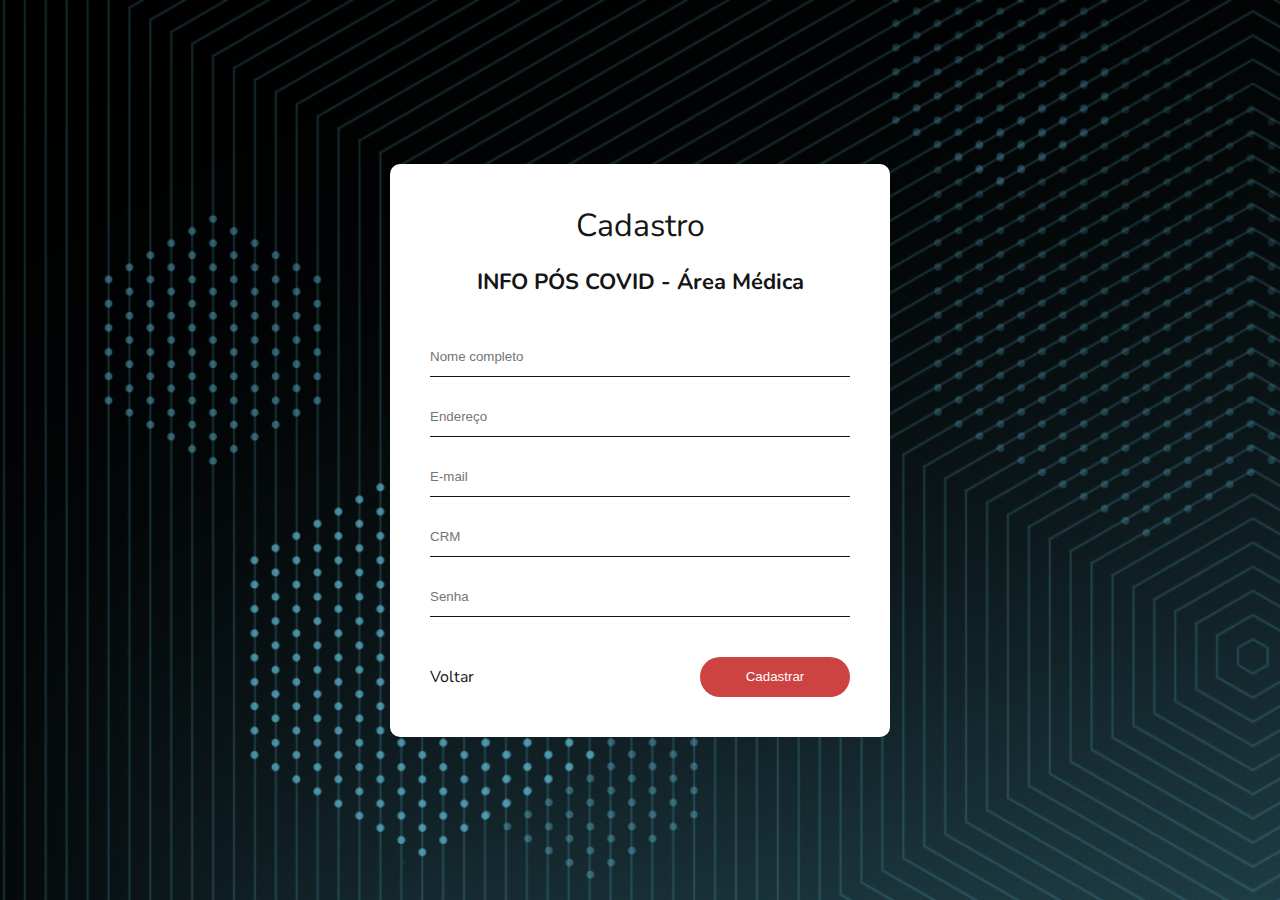
<file: cadastro.html>
<!DOCTYPE html>
<html lang="pt-br">
<head>
    <meta charset="UTF-8">
    <meta http-equiv="X-UA-Compatible" content="IE=edge">
    <meta name="viewport" content="width=device-width, initial-scale=1.0">
    <link rel="preconnect" href="https://fonts.googleapis.com">
    <link rel="preconnect" href="https://fonts.gstatic.com" crossorigin>
    <link href="https://fonts.googleapis.com/css2?family=Nunito:wght@300;400;600;700;800&display=swap" rel="stylesheet">
    <link rel="stylesheet" href="cadastro.css">
    <title>Cadastro</title>
</head>
<body>
    <main style="background-image: url(images/bg-login.png);">
        <form action="cadastro_model.php" method="post">
            <h1>Cadastro</h1>
            <h2>INFO PÓS COVID - Área Médica</h2>
            <div class="inside-form-inputs">
                <input type="text" name="nome" id="nome" placeholder="Nome completo" required>
                <input type="text" name="endereco" id="endereco" placeholder="Endereço" required>
                <input type="email" name="email" id="email" placeholder="E-mail" required>
                <input type="text" name="crm" id="crm" placeholder="CRM" required>
                <input style="margin-bottom: 40px !important;" type="password" name="senha" id="senha" placeholder="Senha" required>
            </div>
            <div class="inside-form-buttons">
                <a href="login.html">Voltar</a>
                <input class="registration-button" type="submit" value="Cadastrar">
            </div>
        </form>
    </main>
</body>
</html>
</file>
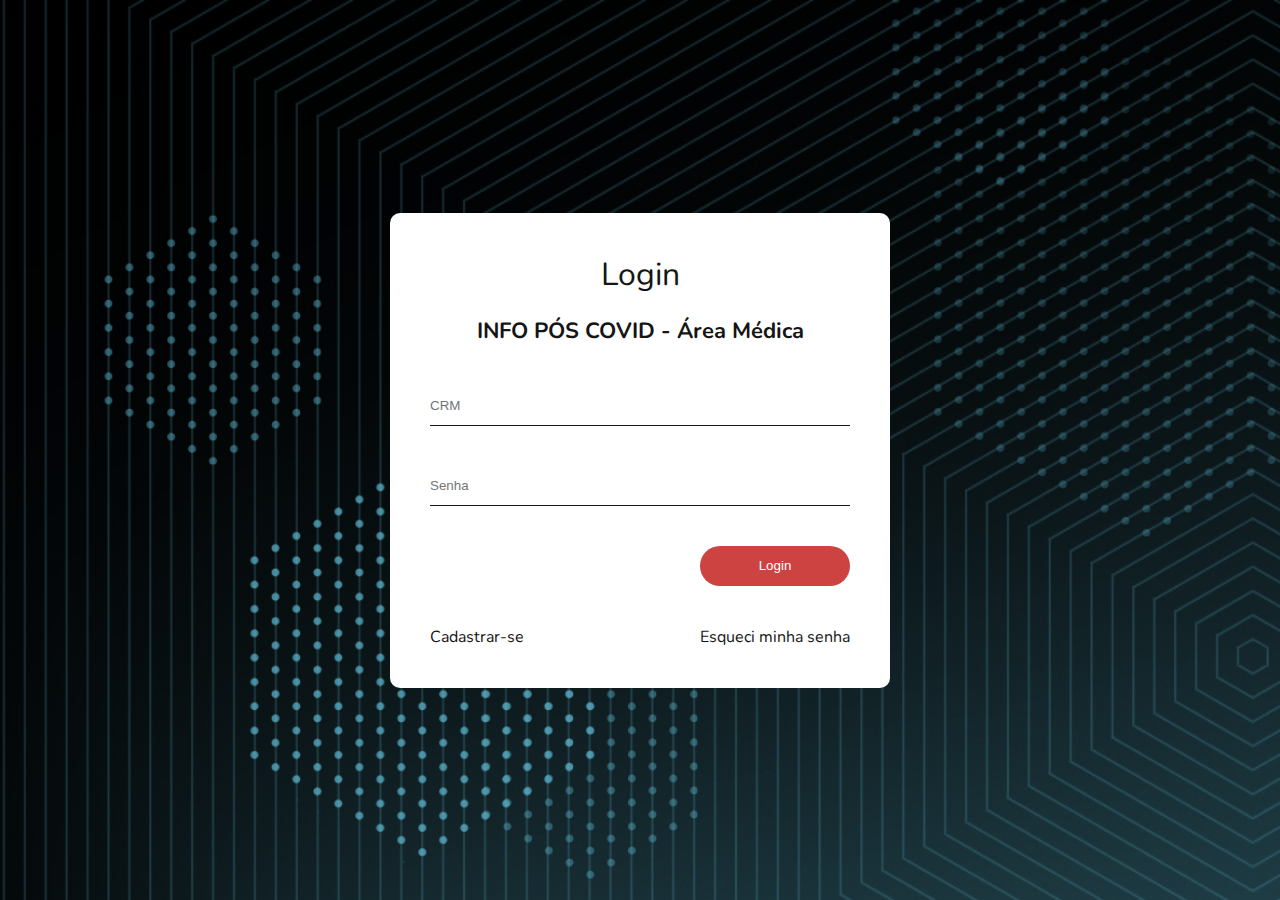
<file: login.html>
<!DOCTYPE html>
<html lang="pt-br">
<head>
    <meta charset="UTF-8">
    <meta http-equiv="X-UA-Compatible" content="IE=edge">
    <meta name="viewport" content="width=device-width, initial-scale=1.0">
    <link rel="preconnect" href="https://fonts.googleapis.com">
    <link rel="preconnect" href="https://fonts.gstatic.com" crossorigin>
    <link href="https://fonts.googleapis.com/css2?family=Nunito:wght@300;400;600;700;800&display=swap" rel="stylesheet">
    <link rel="stylesheet" href="login.css">
    <title>Login</title>
</head>
<body>
    <main>
        <form action="login_model.php" method="post">
            <h1>Login</h1>
            <h2>INFO PÓS COVID - Área Médica</h2>
            <div class="inside-form-crm">
                <input type="text" name="crm" id="crm" placeholder="CRM" required>
            </div>
            <div class="inside-form-password">
                <input type="password" name="senha" id="senha" placeholder="Senha" required>
            </div>
            <div class="inside-form-button">
                <input type="submit" value="Login" name="login-button" id="login-button" class="login-button" >
            </div>
            <div class="inside-form-links">
                <a href="cadastro.html">Cadastrar-se</a>
                <a href="#">Esqueci minha senha</a>
            </div>
        </form>
    </main>
</body>
</html>
</file>
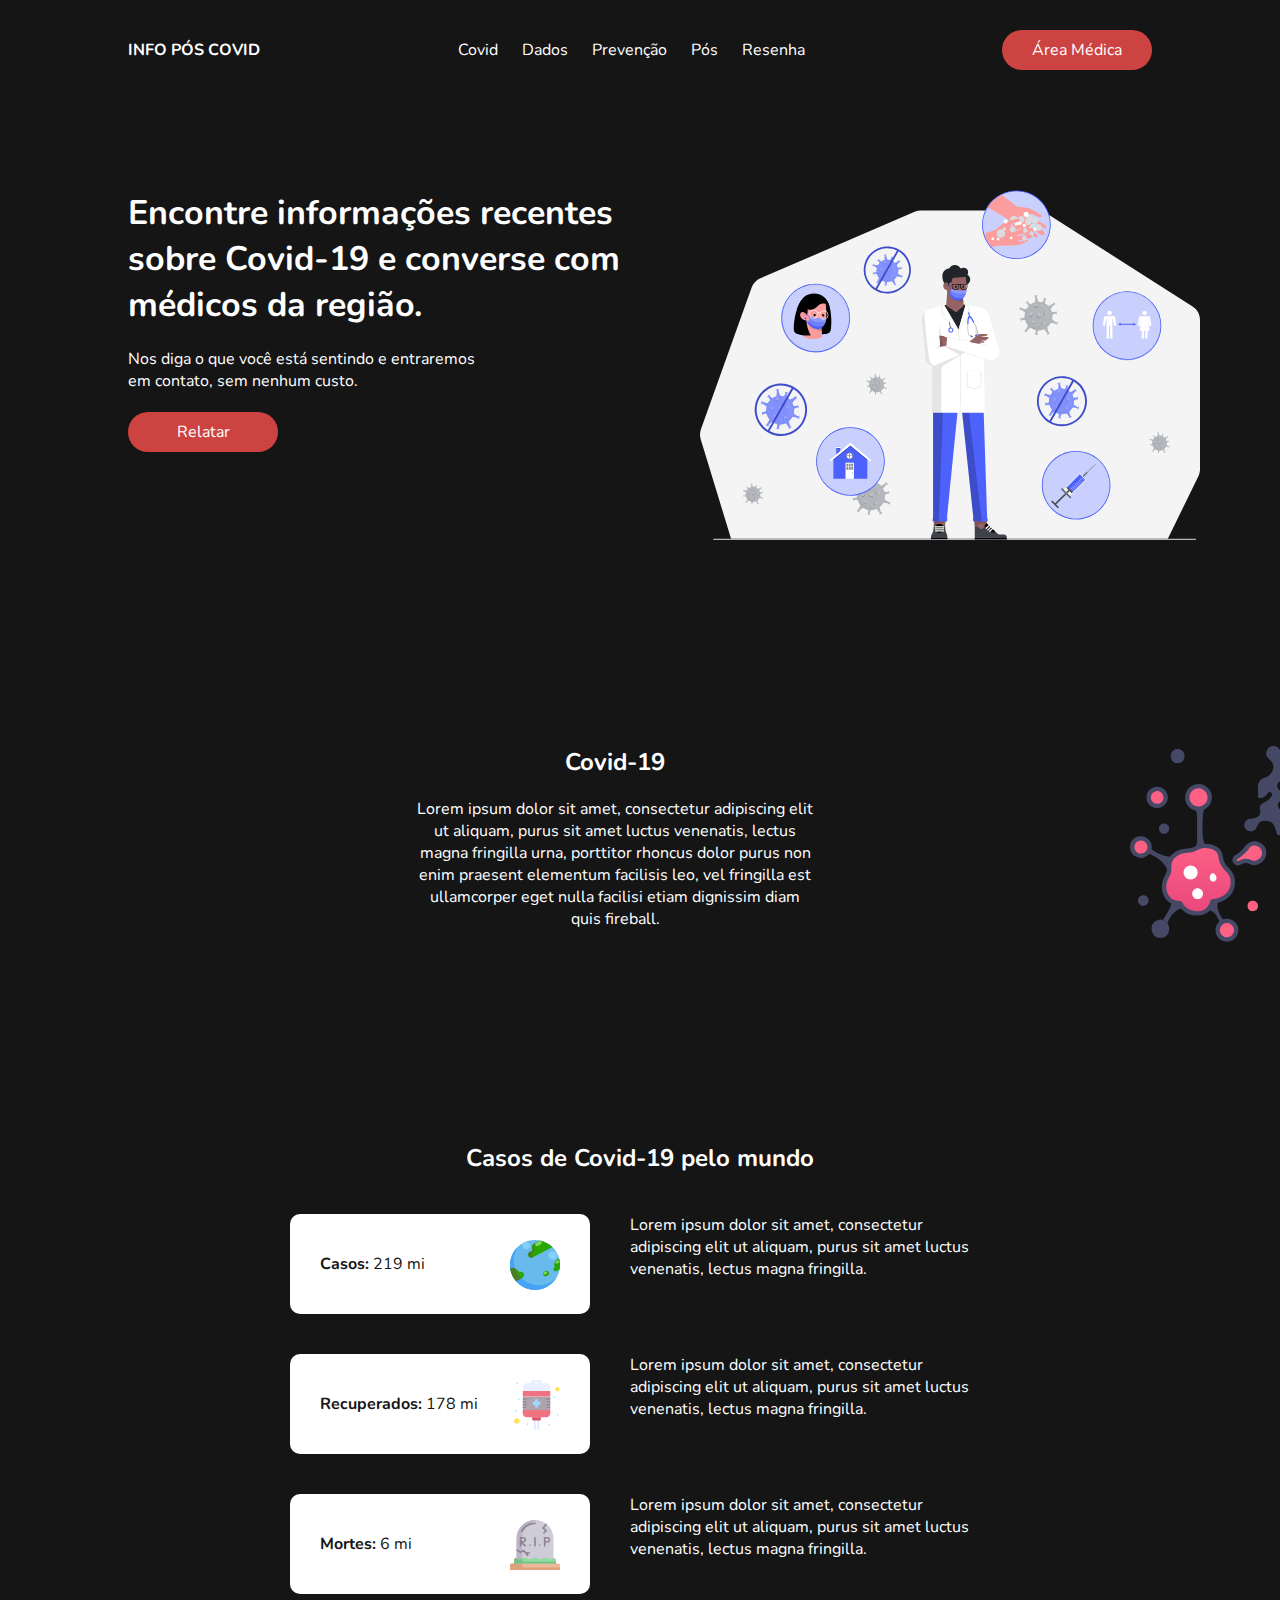
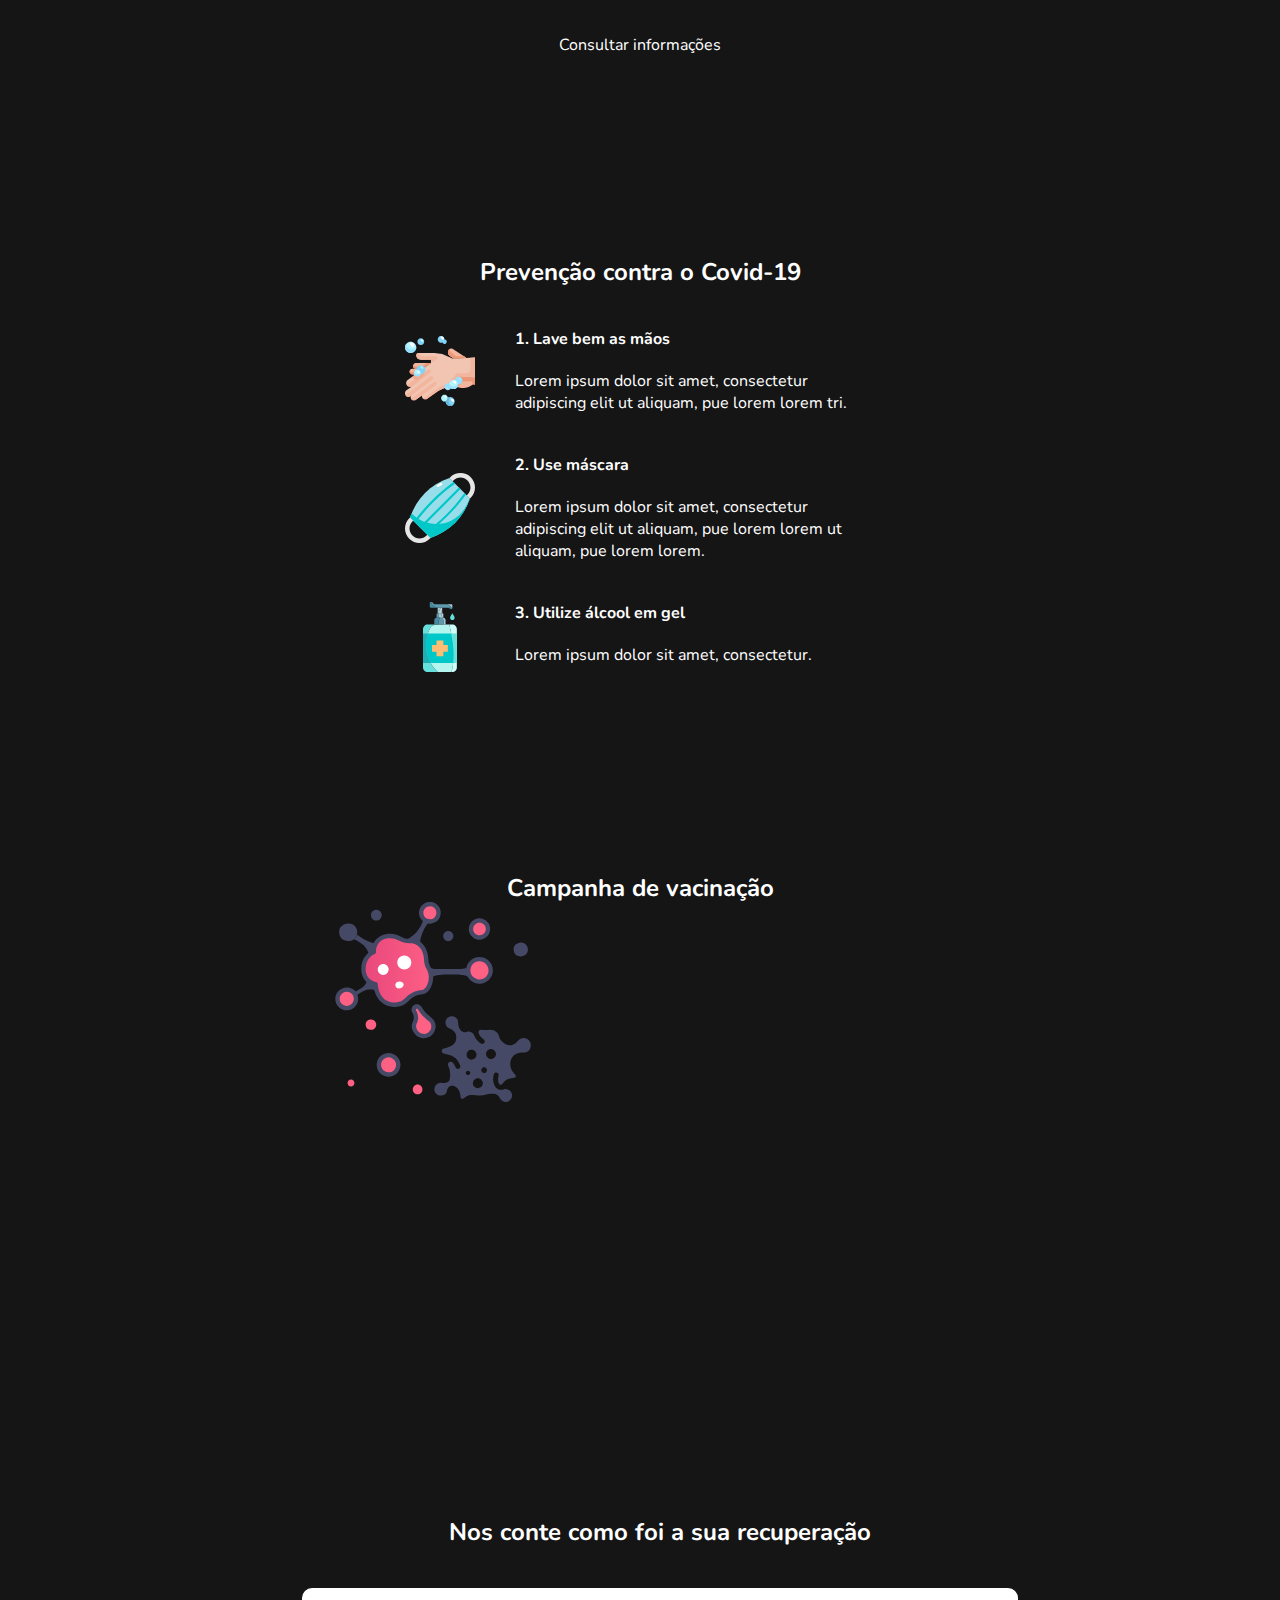
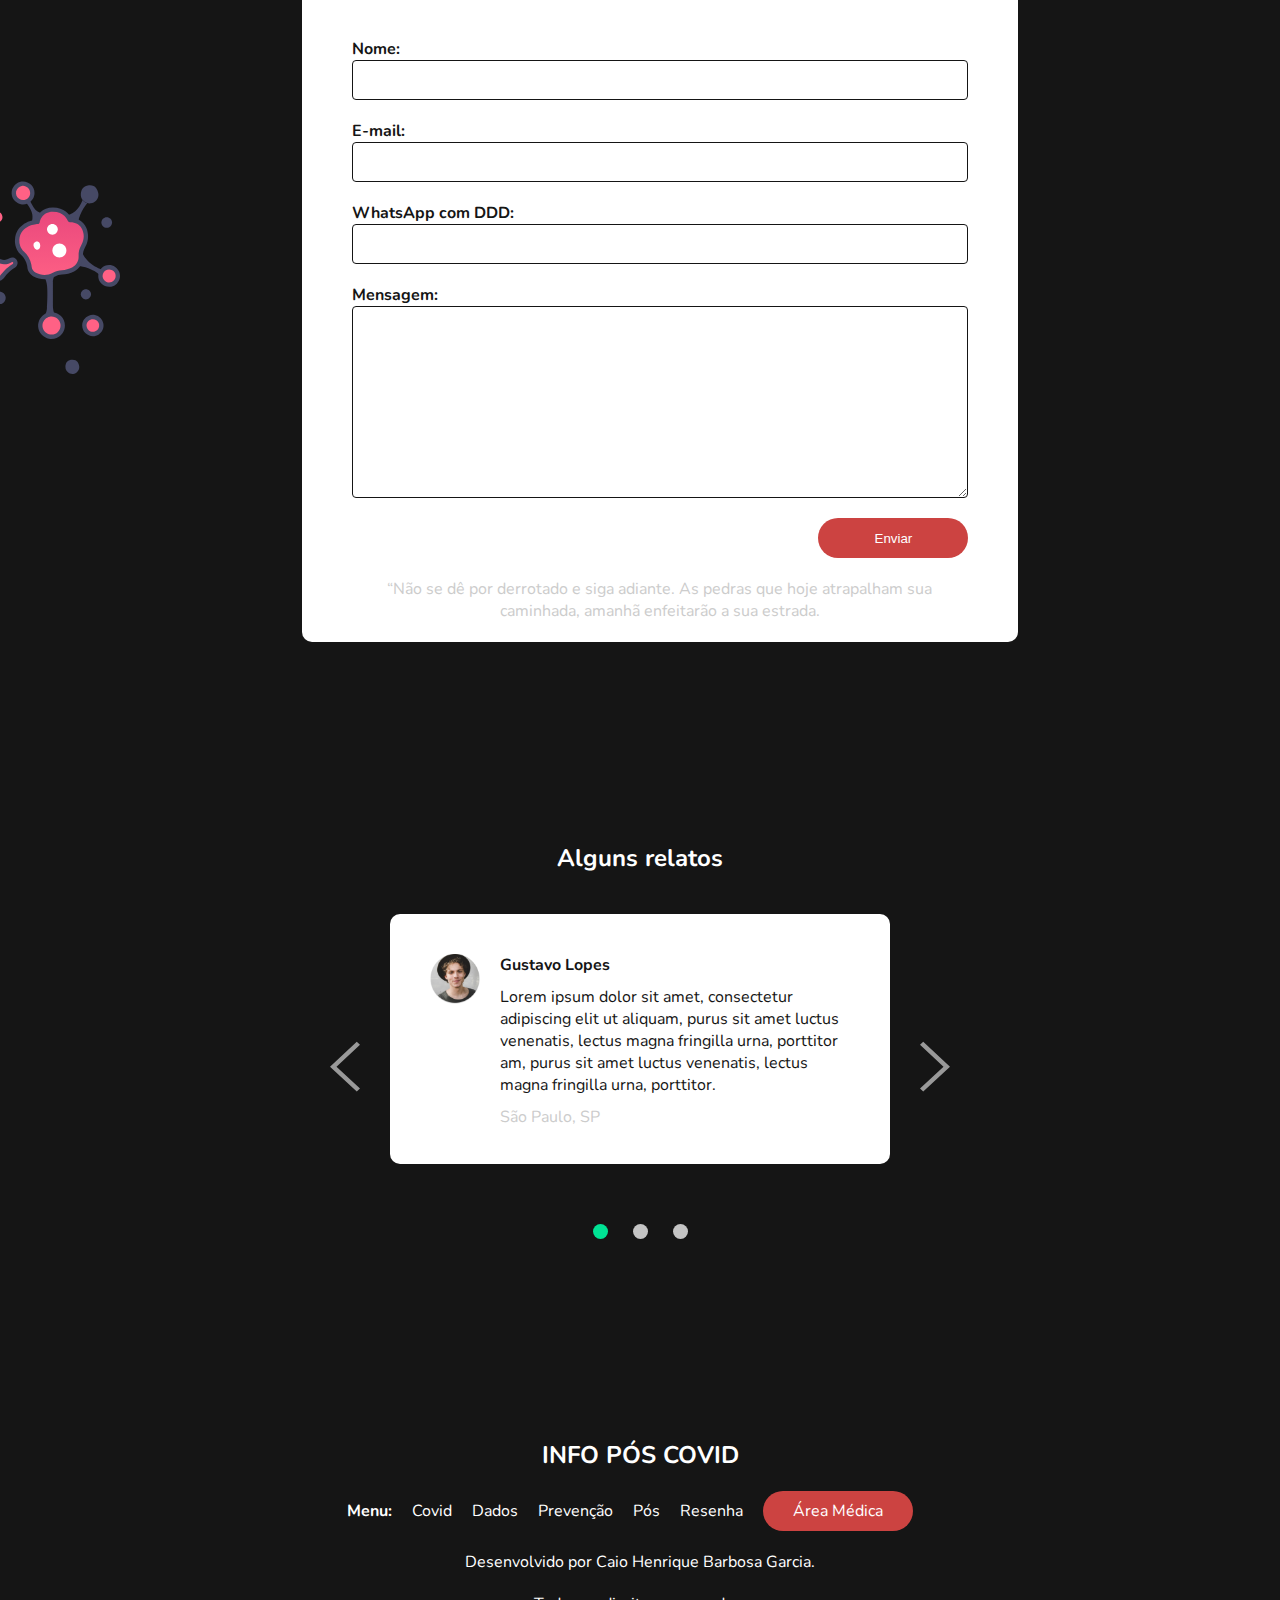
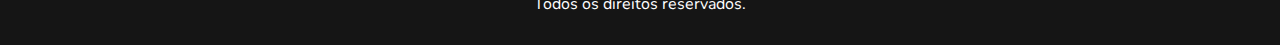
<file: website.html>
<!DOCTYPE html>
<html lang="pt-br">

<head>
    <meta charset="UTF-8">
    <meta http-equiv="X-UA-Compatible" content="IE=edge">
    <meta name="viewport" content="width=device-width, initial-scale=1.0">
    <link rel="preconnect" href="https://fonts.googleapis.com">
    <link rel="preconnect" href="https://fonts.gstatic.com" crossorigin>
    <link href="https://fonts.googleapis.com/css2?family=Nunito:wght@300;400;600;700;800&display=swap" rel="stylesheet">
    <link rel="stylesheet" href="website.css">
    <title>Info Pós Covid</title>
</head>

<body>
    <header>
        <section class="inside-header">
            <h2>INFO PÓS COVID</h2>
            <nav class="inside-header-nav-desktop">
                <a href="#covid">Covid</a>
                <a href="#data">Dados</a>
                <a href="#prevention">Prevenção</a>
                <a href="#recovery">Pós</a>
                <a class="remove-margin" href="#report">Resenha</a>
            </nav>
            <a class="login-button" href="login.html">Área Médica</a>
        </section>
    </header>
    <main class="home">
        <section class="inside-home">
            <div class="inside-home-left">
                <h1>Encontre informações recentes sobre Covid-19 e converse com médicos da região.</h1>
                <p>Nos diga o que você está sentindo e entraremos <br> em contato, sem nenhum custo.</p>
                <div class="inside-home-left-buttons">
                    <a class="report-button" href="#recovery">Relatar</a>
                </div>
            </div>
            <div class="inside-home-right">
                <img src="images/home-image.svg" alt="Médico">
            </div>
        </section>
    </main>
    <main class="covid" id="covid">
        <section class="inside-covid">
            <h2>Covid-19</h2>
            <p>Lorem ipsum dolor sit amet, consectetur adipiscing elit ut aliquam, purus sit amet luctus venenatis,
                lectus magna fringilla urna, porttitor rhoncus dolor purus non enim praesent elementum facilisis leo,
                vel fringilla est ullamcorper eget nulla facilisi etiam dignissim diam quis fireball.</p>
        </section>
        <img class="bg-detail" src="images/bg-details.svg" alt="">
    </main>

    <main class="data" id="data">
        <section class="inside-data">
            <h2>Casos de Covid-19 pelo mundo</h2>
            <div class="inside-data-info">
                <div class="inside-data-info-card">
                    <p><strong>Casos:</strong> 219 mi</p>
                    <img src="images/world-icon.svg" alt="">
                </div>
                <p>Lorem ipsum dolor sit amet, consectetur adipiscing elit ut aliquam, purus sit amet luctus venenatis,
                    lectus magna fringilla.</p>
            </div>

            <div class="inside-data-info">
                <div class="inside-data-info-card">
                    <p><strong>Recuperados:</strong> 178 mi</p>
                    <img src="images/recovery-icon.svg" alt="">
                </div>
                <p>Lorem ipsum dolor sit amet, consectetur adipiscing elit ut aliquam, purus sit amet luctus venenatis,
                    lectus magna fringilla.</p>
            </div>

            <div class="inside-data-info">
                <div class="inside-data-info-card">
                    <p><strong>Mortes:</strong> 6 mi</p>
                    <img src="images/rip-icon.svg" alt="">
                </div>
                <p>Lorem ipsum dolor sit amet, consectetur adipiscing elit ut aliquam, purus sit amet luctus venenatis,
                    lectus magna fringilla.</p>
            </div>
            <a href="#">Consultar informações</a>
        </section>
    </main>

    <main class="prevention" id="prevention">
        <section class="inside-prevention">
            <h2>Prevenção contra o Covid-19</h2>
            <div class="inside-prevention-info" style="margin-bottom: 40px;">
                <img src="images/hand-icon.svg" alt="">
                <div class="inside-prevention-info-texts">
                    <p style="margin-bottom: 20px;"><strong>1. Lave bem as mãos</strong></p>
                    <p>Lorem ipsum dolor sit amet, consectetur adipiscing elit ut aliquam, pue lorem lorem tri.</p>
                </div>
            </div>
            <div class="inside-prevention-info" style="margin-bottom: 40px;">
                <img src="images/mask-icon.svg" alt="">
                <div class="inside-prevention-info-texts">
                    <p style="margin-bottom: 20px;"><strong>2. Use máscara</strong></p>
                    <p>Lorem ipsum dolor sit amet, consectetur adipiscing elit ut aliquam, pue lorem lorem ut aliquam,
                        pue lorem lorem.</p>
                </div>
            </div>
            <div class="inside-prevention-info">
                <img src="images/alcohol-icon.svg" alt="">
                <div class="inside-prevention-info-texts">
                    <p style="margin-bottom: 20px;"><strong>3. Utilize álcool em gel</strong></p>
                    <p>Lorem ipsum dolor sit amet, consectetur.</p>
                </div>
            </div>
        </section>
    </main>

    <main class="vaccine">
        <section class="inside-vaccine">
            <h2>Campanha de vacinação</h2>
            <div><img src="images/bg-details.svg" alt=""></div>
            <iframe width="560" height="315" src="https://www.youtube.com/embed/4-ZFCky5WZ4"
                title="YouTube video player" frameborder="0"
                allow="accelerometer; autoplay; clipboard-write; encrypted-media; gyroscope; picture-in-picture"
                allowfullscreen></iframe>
        </section>
    </main>

    <main class="recovery" id="recovery">
        <img class="recovery-bg-detail" src="images/bg-details.svg" alt="">
        <section class="inside-recovery">
            <h2>Nos conte como foi a sua recuperação</h2>
            <form action="relato_model.php" method="POST">
                <div class="inside-recovery-form-name">
                    <label for="nome">Nome:</label>
                    <input type="text" name="nome" id="nome" required>
                </div>
                <div class="inside-recovery-form-email">
                    <label for="email">E-mail:</label>
                    <input type="email" name="email" id="email" required>
                </div>
                <div class="inside-recovery-form-phone">
                    <label for="telefone">WhatsApp com DDD:</label>
                    <input type="text" name="telefone" id="telefone" required>
                </div>
                <div class="inside-recovery-form-message">
                    <label for="mensagem">Mensagem:</label>
                    <textarea name="mensagem" id="mensagem" rows="10" required></textarea>
                </div>
                <div class="inside-recovery-form-button">
                    <input type="submit" value="Enviar" name="submit-button" id="submit-button">
                </div>
                <p>“Não se dê por derrotado e siga adiante. As pedras que hoje atrapalham sua caminhada, amanhã
                    enfeitarão a sua estrada.</p>
            </form>
        </section>
    </main>

    <main class="report" id="report">
        <section class="inside-report">
            <h2>Alguns relatos</h2>
            <div class="inside-report-div">
                <a href="#"><img style="margin-right: 30px;" src="images/arrow-left.svg" alt=""></a>
                <div class="inside-report-div-card">
                    <img src="images/people.png" alt="">
                    <div class="inside-report-div-card-texts">
                        <p class="inside-report-div-card-texts-name">Gustavo Lopes</p>
                        <p style="margin-bottom: 10px;">Lorem ipsum dolor sit amet, consectetur adipiscing elit ut
                            aliquam, purus sit amet luctus venenatis, lectus magna fringilla urna, porttitor am, purus
                            sit amet luctus venenatis, lectus magna fringilla urna, porttitor.</p>
                        <p style="color: #ccc;">São Paulo, SP</p>
                    </div>
                </div>
                <a href="#"><img src="images/arrow-right.svg" alt=""></a>
            </div>
            <img src="images/dots.svg" alt="">

        </section>
    </main>

    <footer>
        <section class="inside-footer">
            <h2>INFO PÓS COVID</h2>
            <nav class="inside-footer-nav">
                <p>Menu:</p>
                <a href="">Covid</a>
                <a href="">Dados</a>
                <a href="">Prevenção</a>
                <a href="">Pós</a>
                <a href="">Resenha</a>
                <a class="login-button-footer" href="login.html">Área Médica</a>
            </nav>
            <p style="margin-bottom: 20px;">Desenvolvido por Caio Henrique Barbosa Garcia.</p>
            <p style="margin-bottom: 20px;">Todos os direitos reservados.</p>
        </section>
    </footer>
</body>

</html>
</file>
<file: cadastro.css>
* {
    margin: 0;
    padding: 0;
    box-sizing: border-box;
}

textarea:focus, input:focus{
    outline: none;
}

html {
    font-family: 'Nunito', sans-serif;
    overflow-x: hidden;
}

body {
    background-color: #151515;
    color: #fff;
}

a {
    text-decoration: none;
    color: #151515;
    font-size: 16px;
}

p {
    font-size: 16px;
}

main {
    width: 100%;
    height: 100vh;
    display: flex;
    align-items: center;
    justify-content: center;
    background-size: cover;
}

form {
    background-color: #fff;
    width: 500px;
    height: auto;
    color: #151515;
    text-align: center;
    border-radius: 10px;
}

form h1 {
    font-size: 32px;
    font-weight: normal;
    margin-top: 40px;
    margin-bottom: 20px;
}

form h2 {
    font-size: 22px;
    font-weight: bold;
    margin-bottom: 40px;
}

.inside-form-inputs {
    display: flex;
    flex-direction: column;
    padding-left: 40px;
    padding-right: 40px;
}

input[type="text"], input[type="email"], input[type="password"] {
    height: 40px;
    border: none;
    border-bottom: 1px solid #151515;
    margin-bottom: 20px;
}

.inside-form-buttons {
    display: flex;
    flex-direction: row;
    align-items: center;
    justify-content: space-between;
    padding-left: 40px;
    padding-right: 40px;
    margin-bottom: 40px;
}

.inside-form-buttons a {
    transition: 200ms;
}

.inside-form-buttons a:hover {
    color: #999;
}

.registration-button {
    width: 150px;
    height: 40px;
    border-radius: 25px;
    border: none;
    background-color: #CC4341;
    color: #fff;
    cursor: pointer;
    transition: 200ms;
}
.registration-button:hover {
    background-color: #832b2a;
    color: #999;
}
</file>
<file: login.css>
* {
    margin: 0;
    padding: 0;
    box-sizing: border-box;
}

textarea:focus, input:focus{
    outline: none;
}

html {
    font-family: 'Nunito', sans-serif;
    overflow-x: hidden;
}

body {
    background-color: #151515;
    color: #fff;
}

a {
    text-decoration: none;
    color: #151515;
    font-size: 16px;
}

p {
    font-size: 16px;
}

label {
    font-weight: bold;
}

main {
    width: 100%;
    height: 100vh;
    display: flex;
    align-items: center;
    justify-content: center;
    background-image: url(images/bg-login.png);
    background-size: cover;
}

form {
    background-color: #fff;
    width: 500px;
    height: auto;
    color: #151515;
    text-align: center;
    border-radius: 10px;
}

form h1 {
    font-size: 32px;
    font-weight: normal;
    margin-top: 40px;
    margin-bottom: 20px;
}

form h2 {
    font-size: 22px;
    font-weight: bold;
    margin-bottom: 40px;
}

.inside-form-crm {
    margin-left: 40px;
    margin-right: 40px;
    margin-bottom: 40px;
}

.inside-form-crm input[type="text"] {
    width: 100%;
    height: 40px;
    border: none;
    border-bottom: 1px solid #151515;
}

.inside-form-password {
    display: flex;
    flex-direction: column;
    align-items: flex-start;
    margin-left: 40px;
    margin-right: 40px;
    margin-bottom: 40px;
}

.inside-form-password input[type="password"] {
    width: 100%;
    height: 40px;
    border: none;
    border-bottom: 1px solid #151515;
}

.inside-form-button {
    width: 100%;
    display: flex;
    flex-direction: row;
    justify-content: flex-end;
    padding-right: 40px;
    margin-bottom: 40px;
}

.login-button {
    width: 150px;
    height: 40px;
    border-radius: 25px;
    border: none;
    background-color: #CC4341;
    color: #fff;
    cursor: pointer;
    transition: 200ms;
}
.login-button:hover {
    background-color: #832b2a;
    color: #999;
}

.inside-form-links {
    display: flex;
    flex-direction: row;
    align-items: center;
    justify-content: space-between;
    padding-left: 40px;
    padding-right: 40px;
    margin-bottom: 40px;
}

.inside-form-links a {
    transition: 200ms;
}

.inside-form-links a:hover {
    color: #999;
}
</file>
<file: website.css>
* {
    margin: 0;
    padding: 0;
    box-sizing: border-box;
}

html {
    font-family: 'Nunito', sans-serif;
    overflow-x: hidden;
    scroll-behavior: smooth;
}

body {
    background-color: #151515;
    color: #fff;
}

a {
    text-decoration: none;
    color: #fff;
    font-size: 16px;
}

p {
    font-size: 16px;
}

label {
    font-weight: bold;
}

header {
    width: 100%;
    height: auto;
    margin-bottom: 120px;
}

.inside-header {
    width: 80%;
    height: auto;
    display: flex;
    flex-direction: row;
    align-items: center;
    justify-content: space-between;
    margin: 0 auto;
    margin-top: 30px;
}

.inside-header h2 {
    font-size: 16px;
}

.inside-header .inside-header-nav-desktop a {
    margin-right: 20px;
    transition: 200ms;
}

.inside-header .inside-header-nav-desktop a:hover {
    color: #999;
}

.inside-header .inside-header-nav-desktop .remove-margin {
    margin-right: 0;
}

.login-button {
    background-color: #CC4341;
    width: 150px;
    height: 40px;
    text-align: center;
    line-height: 40px;
    border-radius: 50px;
    transition: 200ms;
}

.login-button:hover {
    background-color: #832b2a;
    color: #999;
}

main {
    width: 100%;
    height: auto;
    margin-bottom: 200px;
}

.inside-home {
    width: 80%;
    height: auto;
    margin: 0 auto;
    display: flex;
    flex-direction: row;
    align-items: flex-start;
    justify-content: space-between;
}

h1 {
    font-size: 34px;
    margin-bottom: 20px;
}

.inside-home-left {
    width: 50%;
}

.inside-home-left p {
    margin-bottom: 20px;
}

.inside-home-left-buttons {
    display: flex;
    flex-direction: row;
    width: auto;
}

.report-button {
    margin-right: 20px;
    background-color: #CC4341;
    width: 150px;
    height: 40px;
    text-align: center;
    line-height: 40px;
    border-radius: 50px;
    transition: 200ms;
}

.report-button:hover {
    background-color: #832b2a;
    color: #999;
}

.inside-home-right {
    width: 50%;
}

.inside-home-right img {
    width: 500px;
    margin-left: 60px;
}

.covid {
    width: 100%;
    height: auto;
    display: flex;
}

.inside-covid {
    width: 80%;
    height: auto;
    margin: 0 auto;
    display: flex;
    flex-direction: column;
    align-items: center;
}

.inside-covid h2 {
    margin-bottom: 20px;
    margin-left: 100px;
}

.inside-covid p {
    width: 400px;
    text-align: center;
    margin-left: 100px;
}

.bg-detail {
    width: 200px;
    margin-right: -50px;
}

.data {
    width: 100%;
    height: auto;
    margin-bottom: 200px;
}

.inside-data {
    width: 80%;
    height: auto;
    margin: 0 auto;
    display: flex;
    flex-direction: column;
    align-items: center;
}

.inside-data h2 {
    margin-bottom: 40px;
}

.inside-data-info {
    display: flex;
    flex-direction: row;
    margin-bottom: 40px;
}

.inside-data-info-card {
    width: 300px;
    height: 100px;
    background-color: #fff;
    border-radius: 10px;
    color: #151515;
    display: flex;
    flex-direction: row;
    align-items: center;
    justify-content: space-between;
    padding: 30px;
    margin-right: 40px;
}

.inside-data-info p {
    width: 360px;
}

.prevention {
    width: 100%;
    height: auto;
}

.inside-prevention {
    width: 80%;
    height: auto;
    margin: 0 auto;
    display: flex;
    flex-direction: column;
    align-items: center;
}

.inside-prevention h2 {
    margin-bottom: 40px;
}

.inside-prevention-info {
    display: flex;
    flex-direction: row;
}

.inside-prevention-info img {
    margin-right: 40px;
}

.inside-prevention-info p {
    width: 360px;
}

.vaccine {
    width: 100%;
    height: auto;
}

.inside-vaccine {
    width: 80%;
    height: auto;
    margin: 0 auto;
    display: flex;
    flex-direction: column;
    align-items: center;
}

.inside-vaccine div {
    width: 60%;
    height: auto;
}

.inside-vaccine div img {
    transform: rotate(90deg);
    width: 200px;
    margin-bottom: -100px;
    z-index: 0;
}

iframe {
    width: 60%;
    height: 350px;
    border-radius: 10px;
    z-index: 1;
    margin-top: -40px;
}

.recovery {
    width: 100%;
    height: auto;
    display: flex;
    flex-direction: row;
}

.inside-recovery {
    width: 80%;
    height: auto;
    margin: 0 auto;
    display: flex;
    flex-direction: column;
    align-items: center;
}

.inside-recovery h2 {
    margin-bottom: 40px;
    margin-left: -80px;
}

.inside-recovery form {
    width: 70%;
    height: auto;
    background-color: #fff;
    color: #151515;
    border-radius: 10px;
    margin-left: -80px;
}

.inside-recovery-form-name {
    display: flex;
    flex-direction: column;
    padding: 50px 50px 0px 50px;
    margin-bottom: 20px;
}

.inside-recovery-form-email {
    display: flex;
    flex-direction: column;
    padding: 0px 50px 0px 50px;
    margin-bottom: 20px;
}

.inside-recovery-form-phone {
    display: flex;
    flex-direction: column;
    padding: 0px 50px 0px 50px;
    margin-bottom: 20px;
}

.inside-recovery-form-message {
    display: flex;
    flex-direction: column;
    padding-left: 50px;
    padding-right: 50px;
    margin-bottom: 20px;
}

input[type="text"], input[type="email"], input[type="number"] {
    border-radius: 4px;
    border: 1px solid #151515;
    height: 40px;
    font-size: 16px;
    padding-left: 10px;
    padding-right: 10px;
}


.inside-recovery-form-message textarea {
    resize: vertical;
    border-radius: 4px;
    border: 1px solid #151515;
    font-size: 16px;
    padding-left: 10px;
    padding-right: 10px;
    padding-top: 10px;
}

.inside-recovery-form-button {
    display: flex;
    flex-direction: column;
    align-items: flex-end;
    margin-left: 50px;
    margin-right: 50px;
    margin-bottom: 20px;
}

.inside-recovery-form-button input[type="submit"] {
    background-color: #CC4341;
    width: 150px;
    height: 40px;
    border-radius: 50px;
    border: none;
    color: #fff;
    cursor: pointer;
    transition: 200ms;
}

.inside-recovery-form-button input[type="submit"]:hover {
    background-color: #832b2a;
    color: #999;
}

.inside-recovery form p {
    padding-left: 50px;
    padding-right: 50px;
    text-align: center;
    color: #ccc;
    margin-bottom: 20px;
}

.recovery-bg-detail {
    width: 200px;
    transform: rotate(180deg);
    margin-left: -80px;
}

.report {
    width: 100%;
    height: auto;
}

.inside-report {
    width: 80%;
    height: auto;
    margin: 0 auto;
    display: flex;
    flex-direction: column;
    align-items: center;
}

.inside-report h2 {
    margin-bottom: 40px;
}

.inside-report-div {
    display: flex;
    flex-direction: row;
    align-items: center;
}

.inside-report-div-card {
    background-color: #fff;
    color: #151515;
    width: 500px;
    height: 250px;
    border-radius: 10px;
    display: flex;
    flex-direction: row;
    margin-right: 30px;
    margin-bottom: 60px;
}

.inside-report-div-card img {
    width: 50px;
    height: 50px;
    margin-right: 20px;
    margin-left: 40px;
    margin-top: 40px;
}

.inside-report-div-card-texts {
    margin-top: 40px;
    margin-right: 40px;
    
}

.inside-report-div-card-texts-name {
    font-weight: bold;
    margin-bottom: 10px;
}

footer {
    width: 100%;
    height: auto;
}

.inside-footer {
    width: 80%;
    height: auto;
    margin: 0 auto;
    display: flex;
    flex-direction: column;
    align-items: center;
}

.inside-footer h2 {
    margin-bottom: 20px;
}

.inside-footer-nav {
    display: flex;
    flex-direction: row;
    align-items: center;
    margin-bottom: 20px;
}

.inside-footer-nav p {
    margin-right: 20px;
    font-weight: bold;
}

.inside-footer-nav a {
    margin-right: 20px;
    transition: 200ms;
}

.inside-footer-nav a:hover {
    color: #999;
}

.login-button-footer {
    margin-right: 20px;
    background-color: #CC4341;
    width: 150px;
    height: 40px;
    text-align: center;
    line-height: 40px;
    border-radius: 50px;
    transition: 200ms;
}

.login-button-footer:hover {
    background-color: #832b2a;
    color: #999;
}

@media screen and(max-width: 860px){
    h1 {
        color: red;
    }
}
</file>
